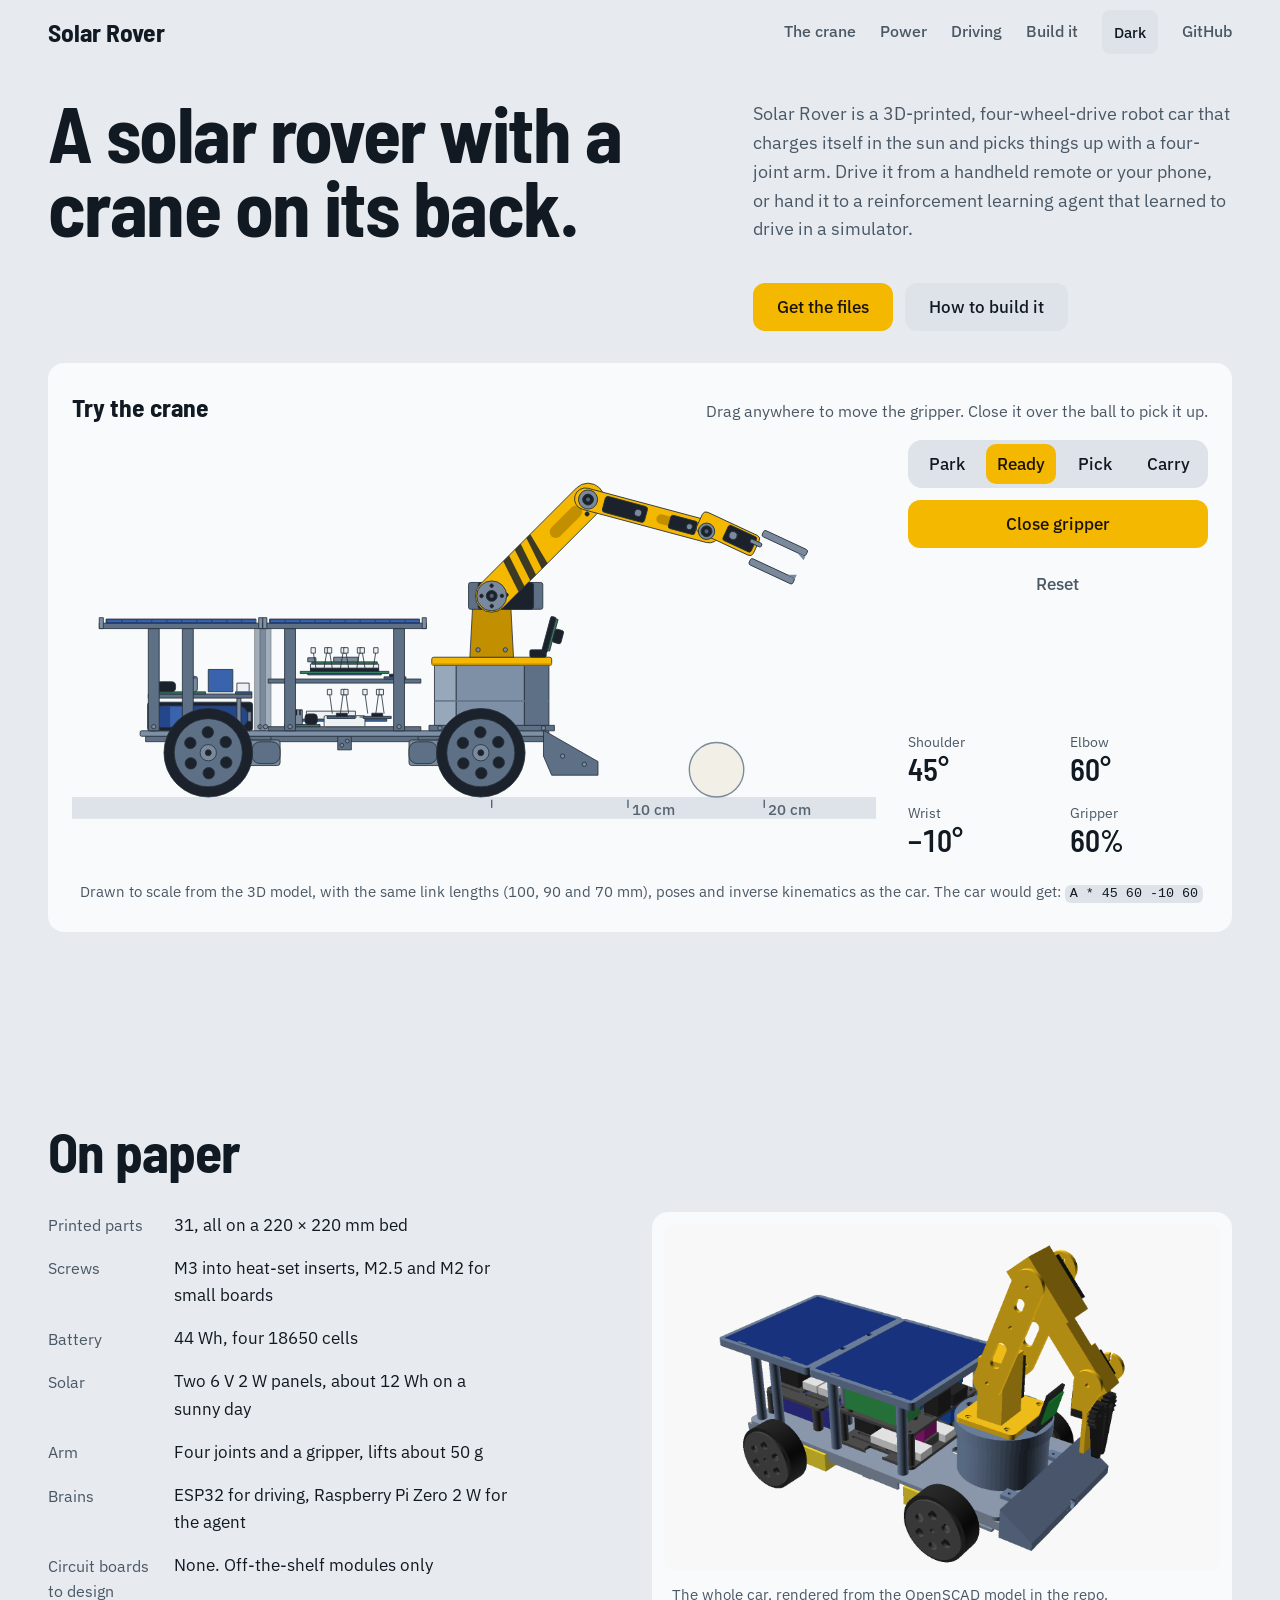
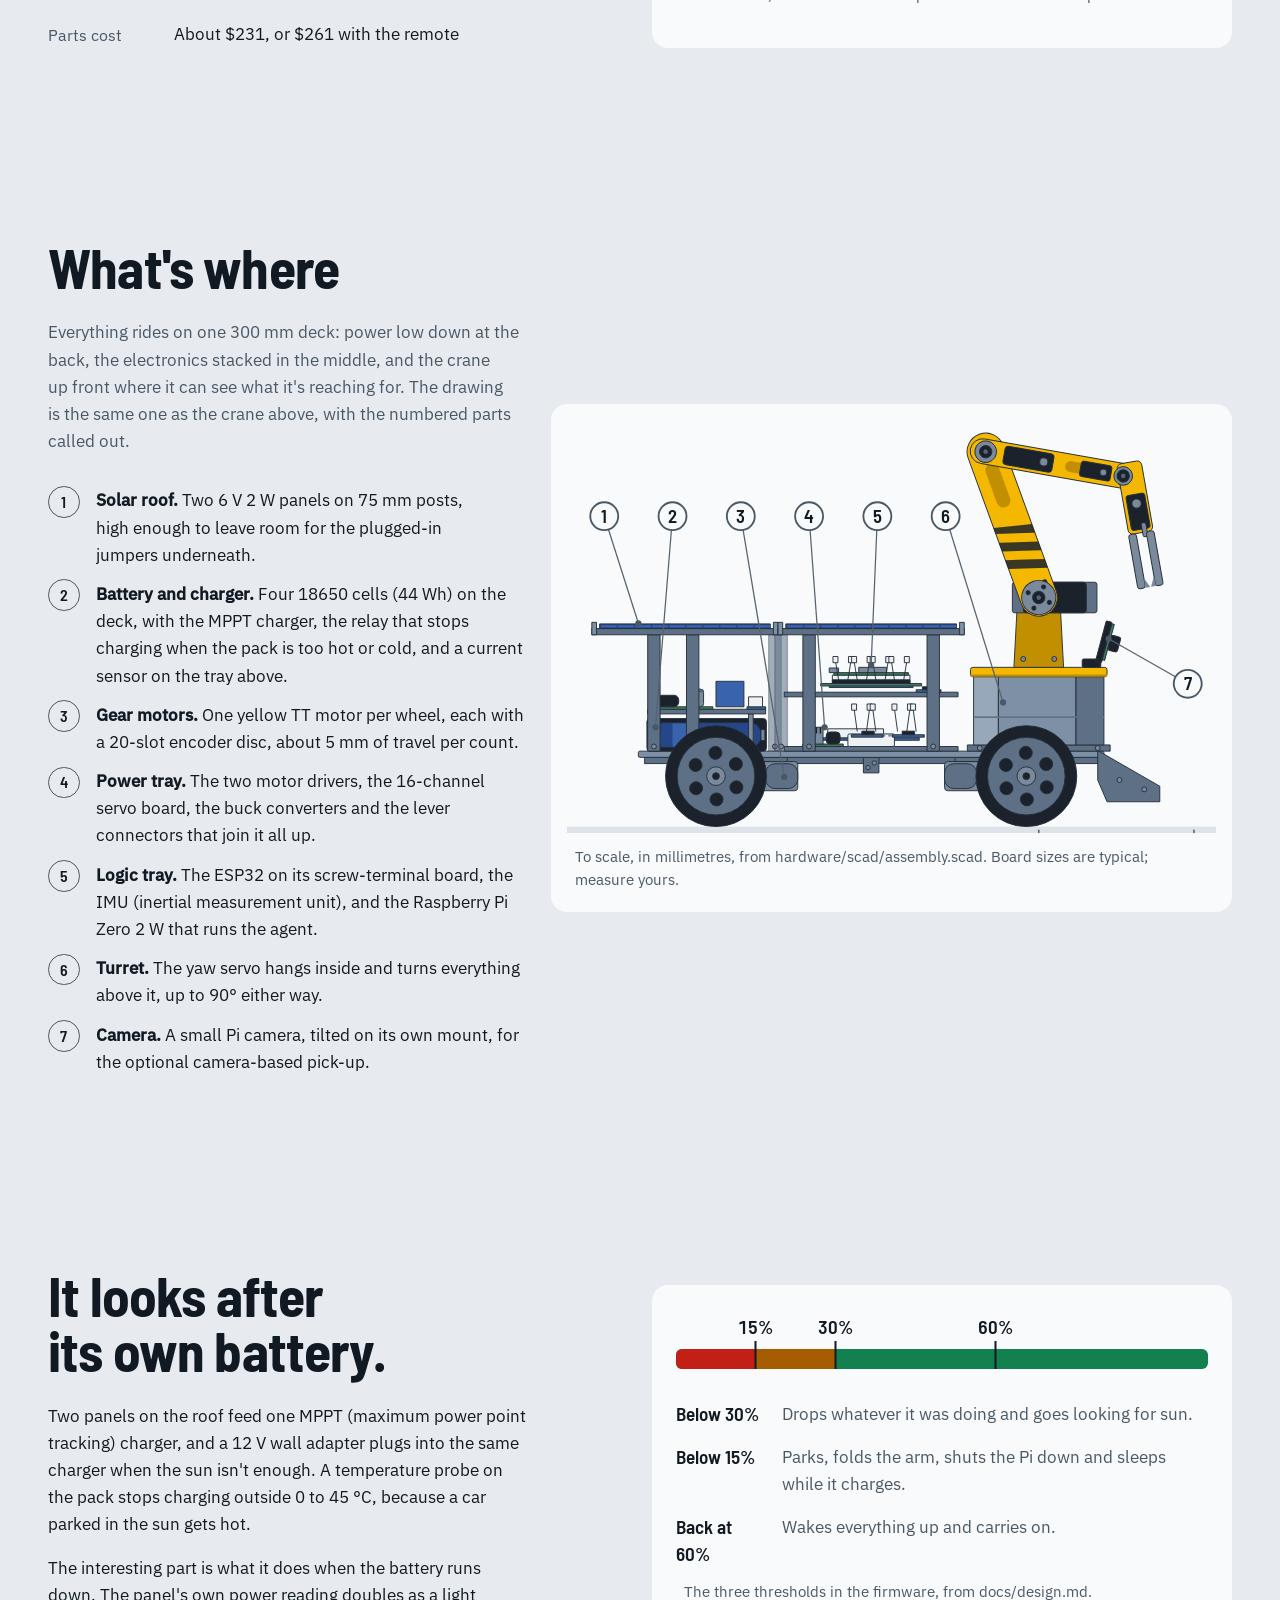
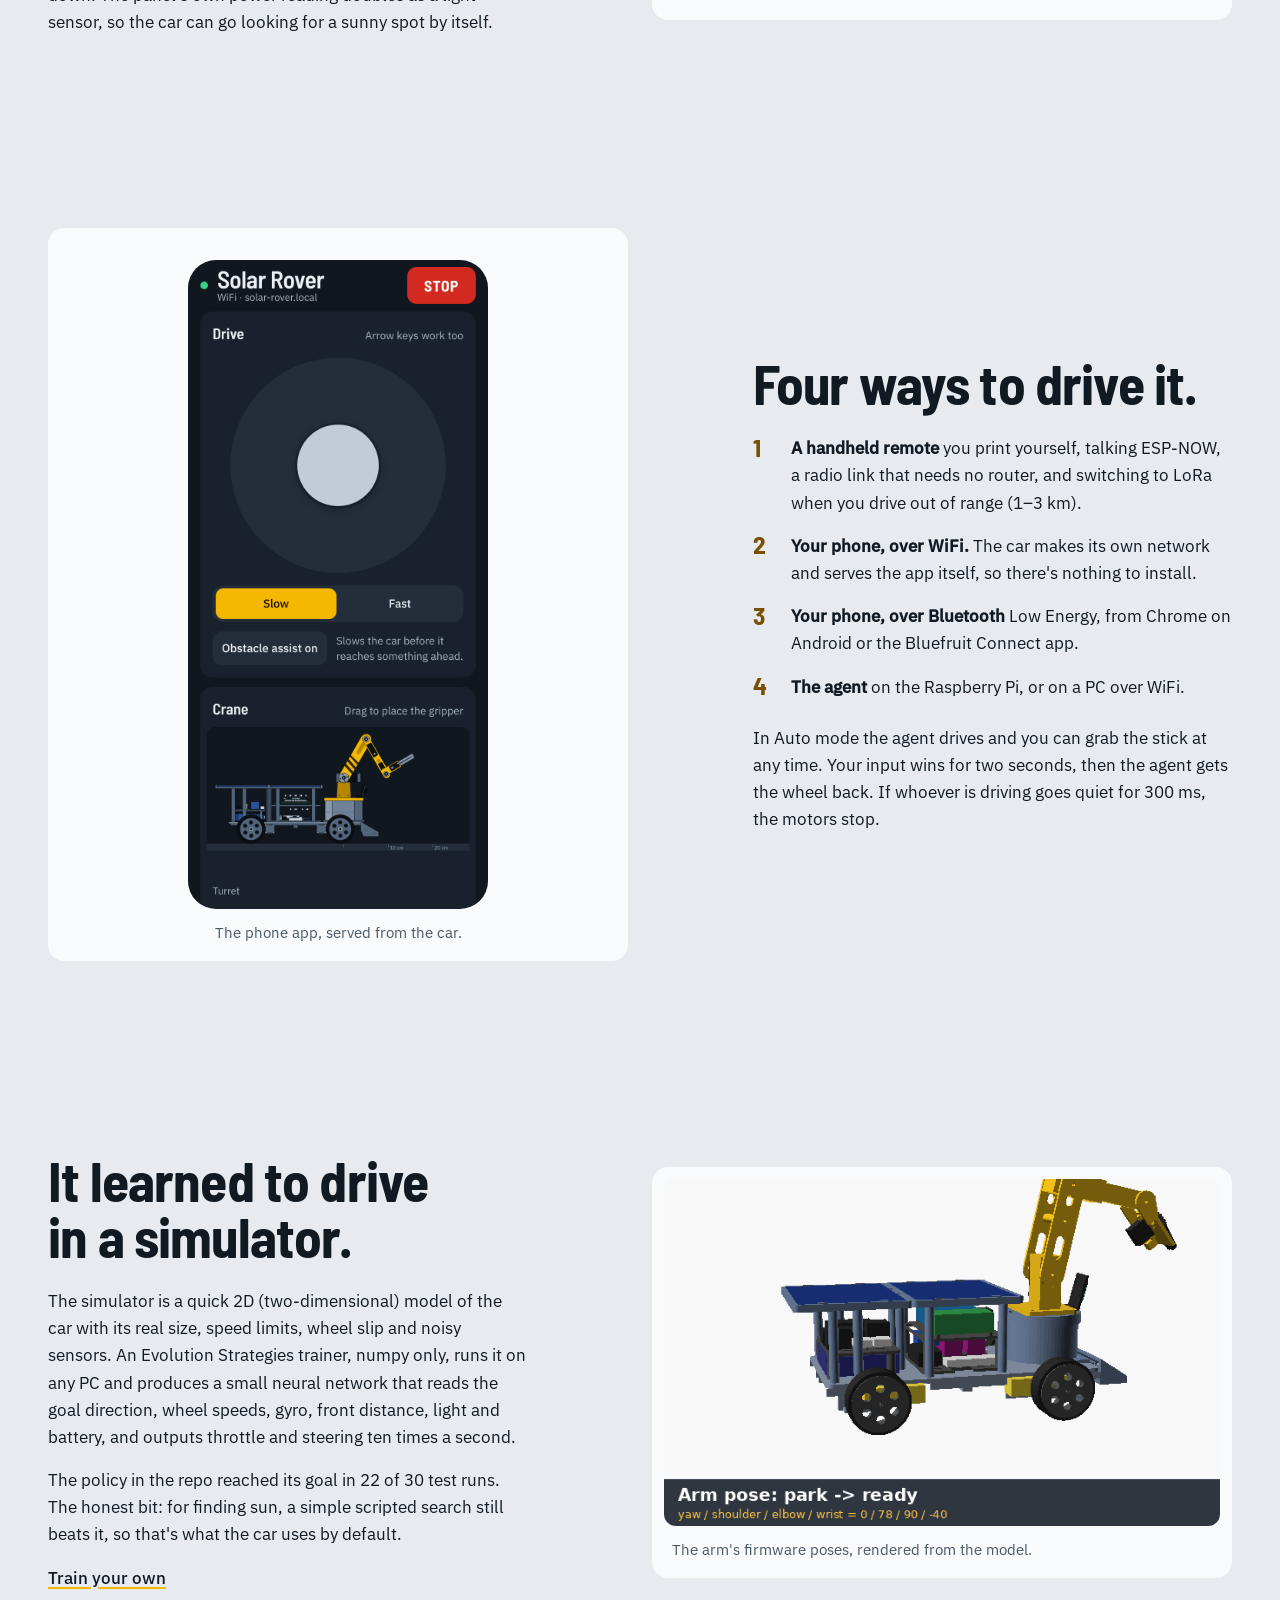
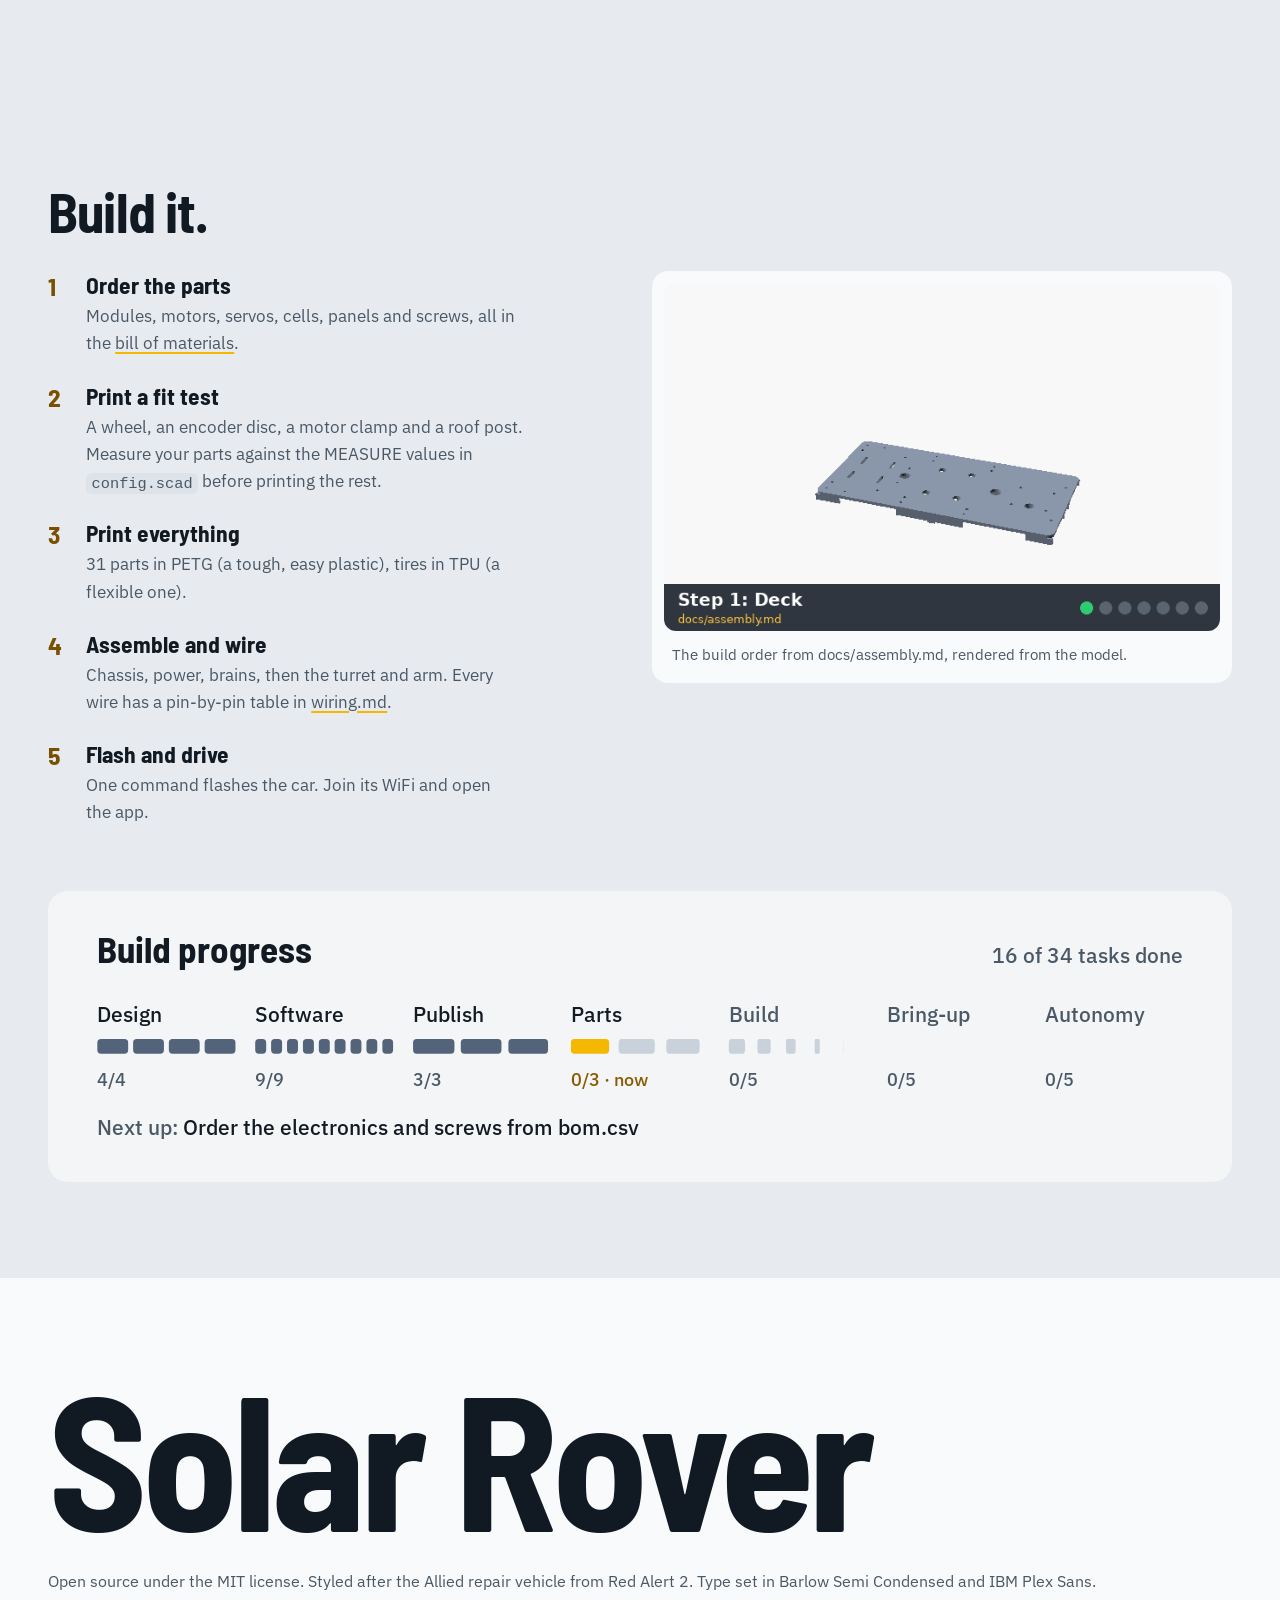
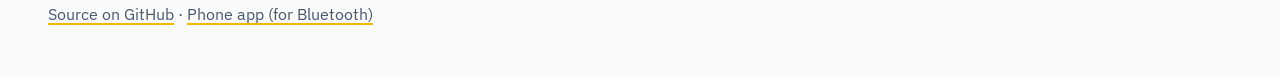
<file: docs/index.html>
<!doctype html>
<html lang="en">
<head>
<meta charset="utf-8">
<meta name="viewport" content="width=device-width,initial-scale=1">
<title>Solar Rover: a 3D-printed solar robot car with a crane arm</title>
<meta name="description" content="A 3D-printed, solar-charged, four-wheel-drive robot car with a crane arm. Drive it from a remote, your phone, or let a learning agent take over.">
<meta name="theme-color" content="#11171e" media="(prefers-color-scheme: dark)">
<meta name="theme-color" content="#e7ebef" media="(prefers-color-scheme: light)">
<script>try{var t=localStorage.getItem('theme');if(t)document.documentElement.dataset.theme=t}catch(e){}</script>
<link rel="preload" href="../firmware/car/web/fonts/barlow-sc-700.woff2" as="font" type="font/woff2" crossorigin>
<link rel="preload" href="../firmware/car/web/fonts/plex-sans-400.woff2" as="font" type="font/woff2" crossorigin>
<link rel="stylesheet" href="../firmware/car/web/tokens.css">
<link rel="stylesheet" href="site.css">
</head>
<body>
<a class="skip" href="#main">Skip to the content</a>
<header class="bar">
  <a class="wordmark" href="#top">Solar Rover</a>
  <nav aria-label="Sections">
    <a href="#crane">The crane</a>
    <a href="#power">Power</a>
    <a href="#drive">Driving</a>
    <a href="#build">Build it</a>
  </nav>
  <button class="theme" id="theme" type="button">Light</button>
  <a class="gh" href="https://github.com/Normansrule/solar-rover">GitHub</a>
</header>

<main id="main">
  <section class="hero" id="top" aria-labelledby="hTitle">
    <div class="hero-copy">
      <h1 id="hTitle">A solar rover with a crane on its back.</h1>
      <p class="lede">Solar Rover is a 3D-printed, four-wheel-drive robot car that charges itself in the sun and picks things up with a four-joint arm. Drive it from a handheld remote or your phone, or hand it to a reinforcement learning agent that learned to drive in a simulator.</p>
      <p class="hero-links"><a class="btn btn-primary" href="https://github.com/Normansrule/solar-rover">Get the files</a><a class="btn" href="#build">How to build it</a></p>
    </div>

    <figure class="console" id="crane" aria-labelledby="craneCap">
      <div class="console-head">
        <h2 id="craneCap" class="console-title">Try the crane</h2>
        <p class="hint" id="craneHint">Drag anywhere to move the gripper. Close it over the ball to pick it up.</p>
      </div>
      <div class="stage" id="stage">
        <noscript><img src="img/assembly_side.png" alt="Side view of the rover with its arm raised"></noscript>
      </div>
      <p class="status" id="craneStatus" role="status" aria-live="polite"></p>
      <div class="controls">
        <div class="seg" role="group" aria-label="Arm poses from the firmware">
          <button type="button" data-pose="park">Park</button>
          <button type="button" data-pose="ready" aria-pressed="true" class="sel">Ready</button>
          <button type="button" data-pose="pick">Pick</button>
          <button type="button" data-pose="carry">Carry</button>
        </div>
        <button type="button" class="btn btn-primary" id="grip" aria-pressed="true">Close gripper</button>
        <button type="button" class="btn btn-quiet" id="reset">Reset</button>
      </div>
      <dl class="readout" aria-label="Joint angles">
        <div><dt>Shoulder</dt><dd id="rShoulder">45°</dd></div>
        <div><dt>Elbow</dt><dd id="rElbow">60°</dd></div>
        <div><dt>Wrist</dt><dd id="rWrist">−10°</dd></div>
        <div><dt>Gripper</dt><dd id="rGrip">60%</dd></div>
      </dl>
      <figcaption>Drawn to scale from the 3D model, with the same link lengths (100, 90 and 70 mm), poses and inverse kinematics as the car. The car would get: <code id="rCmd">A * 45 60 -10 60</code></figcaption>
    </figure>
  </section>

  <section class="spec" aria-labelledby="hSpec">
    <h2 id="hSpec">On paper</h2>
    <dl class="spec-list">
      <div><dt>Printed parts</dt><dd>31, all on a 220 × 220 mm bed</dd></div>
      <div><dt>Screws</dt><dd>M3 into heat-set inserts, M2.5 and M2 for small boards</dd></div>
      <div><dt>Battery</dt><dd>44 Wh, four 18650 cells</dd></div>
      <div><dt>Solar</dt><dd>Two 6 V 2 W panels, about 12 Wh on a sunny day</dd></div>
      <div><dt>Arm</dt><dd>Four joints and a gripper, lifts about 50 g</dd></div>
      <div><dt>Brains</dt><dd>ESP32 for driving, Raspberry Pi Zero 2 W for the agent</dd></div>
      <div><dt>Circuit boards to design</dt><dd>None. Off-the-shelf modules only</dd></div>
      <div><dt>Parts cost</dt><dd>About $231, or $261 with the remote</dd></div>
    </dl>
    <figure class="plate">
      <img src="img/assembly.png" width="1600" height="1000" loading="lazy" alt="The assembled rover in 3D: solar roof on posts, electronics trays underneath, a yellow arm on a round turret at the front">
      <figcaption>The whole car, rendered from the OpenSCAD model in the repo.</figcaption>
    </figure>
  </section>

  <section class="parts-plate" id="parts" aria-labelledby="hParts">
    <div class="parts-copy">
      <h2 id="hParts">What's where</h2>
      <p>Everything rides on one 300 mm deck: power low down at the back, the electronics stacked in the middle, and the crane up front where it can see what it's reaching for. The drawing is the same one as the crane above, with the numbered parts called out.</p>
    </div>
    <figure class="parts-fig">
      <div class="stage" id="partsStage"></div>
      <figcaption>To scale, in millimetres, from hardware/scad/assembly.scad. Board sizes are typical; measure yours.</figcaption>
    </figure>
    <ol class="key">
      <li><b>Solar roof.</b> Two 6 V 2 W panels on 75 mm posts, high enough to leave room for the plugged-in jumpers underneath.</li>
      <li><b>Battery and charger.</b> Four 18650 cells (44 Wh) on the deck, with the MPPT charger, the relay that stops charging when the pack is too hot or cold, and a current sensor on the tray above.</li>
      <li><b>Gear motors.</b> One yellow TT motor per wheel, each with a 20-slot encoder disc, about 5 mm of travel per count.</li>
      <li><b>Power tray.</b> The two motor drivers, the 16-channel servo board, the buck converters and the lever connectors that join it all up.</li>
      <li><b>Logic tray.</b> The ESP32 on its screw-terminal board, the IMU (inertial measurement unit), and the Raspberry Pi Zero 2 W that runs the agent.</li>
      <li><b>Turret.</b> The yaw servo hangs inside and turns everything above it, up to 90° either way.</li>
      <li><b>Camera.</b> A small Pi camera, tilted on its own mount, for the optional camera-based pick-up.</li>
    </ol>
  </section>

  <section class="chapter" id="power" aria-labelledby="hPower">
    <div class="chapter-copy">
      <h2 id="hPower">It looks after its own battery.</h2>
      <p>Two panels on the roof feed one MPPT (maximum power point tracking) charger, and a 12 V wall adapter plugs into the same charger when the sun isn't enough. A temperature probe on the pack stops charging outside 0 to 45 °C, because a car parked in the sun gets hot.</p>
      <p>The interesting part is what it does when the battery runs down. The panel's own power reading doubles as a light sensor, so the car can go looking for a sunny spot by itself.</p>
    </div>
    <figure class="gauge-fig" aria-labelledby="gaugeCap">
      <div class="gauge" aria-hidden="true">
        <div class="gauge-bar"><i class="zone-bad"></i><i class="zone-warn"></i></div>
        <b class="mark" style="--at:15%">15%</b><b class="mark" style="--at:30%">30%</b><b class="mark" style="--at:60%">60%</b>
      </div>
      <dl class="levels">
        <div><dt>Below 30%</dt><dd>Drops whatever it was doing and goes looking for sun.</dd></div>
        <div><dt>Below 15%</dt><dd>Parks, folds the arm, shuts the Pi down and sleeps while it charges.</dd></div>
        <div><dt>Back at 60%</dt><dd>Wakes everything up and carries on.</dd></div>
      </dl>
      <figcaption id="gaugeCap">The three thresholds in the firmware, from docs/design.md.</figcaption>
    </figure>
  </section>

  <section class="chapter flip" id="drive" aria-labelledby="hDrive">
    <div class="chapter-copy">
      <h2 id="hDrive">Four ways to drive it.</h2>
      <ol class="ways">
        <li><b>A handheld remote</b> you print yourself, talking ESP-NOW, a radio link that needs no router, and switching to LoRa when you drive out of range (1–3 km).</li>
        <li><b>Your phone, over WiFi.</b> The car makes its own network and serves the app itself, so there's nothing to install.</li>
        <li><b>Your phone, over Bluetooth</b> Low Energy, from Chrome on Android or the Bluefruit Connect app.</li>
        <li><b>The agent</b> on the Raspberry Pi, or on a PC over WiFi.</li>
      </ol>
      <p>In Auto mode the agent drives and you can grab the stick at any time. Your input wins for two seconds, then the agent gets the wheel back. If whoever is driving goes quiet for 300 ms, the motors stop.</p>
    </div>
    <figure class="phone">
      <img src="img/app.png" width="780" height="1688" loading="lazy" alt="The phone app: the drive stick, the crane view with arm poses, the mode switch and battery readings">
      <figcaption>The phone app, served from the car.</figcaption>
    </figure>
  </section>

  <section class="chapter" id="agent" aria-labelledby="hAgent">
    <div class="chapter-copy">
      <h2 id="hAgent">It learned to drive in a simulator.</h2>
      <p>The simulator is a quick 2D (two-dimensional) model of the car with its real size, speed limits, wheel slip and noisy sensors. An Evolution Strategies trainer, numpy only, runs it on any PC and produces a small neural network that reads the goal direction, wheel speeds, gyro, front distance, light and battery, and outputs throttle and steering ten times a second.</p>
      <p>The policy in the repo reached its goal in 22 of 30 test runs. The honest bit: for finding sun, a simple scripted search still beats it, so that's what the car uses by default.</p>
      <p><a class="more" href="https://github.com/Normansrule/solar-rover/blob/main/docs/software.md#4-simulator-and-training-on-your-pc">Train your own</a></p>
    </div>
    <figure class="plate">
      <img src="img/anim/arm.gif" width="640" height="400" loading="lazy" alt="The arm moving through its park, ready, pick and carry poses">
      <figcaption>The arm's firmware poses, rendered from the model.</figcaption>
    </figure>
  </section>

  <section class="build" id="build" aria-labelledby="hBuild">
    <h2 id="hBuild">Build it.</h2>
    <ol class="steps">
      <li><h3>Order the parts</h3><p>Modules, motors, servos, cells, panels and screws, all in the <a href="https://github.com/Normansrule/solar-rover/blob/main/docs/bom.csv">bill of materials</a>.</p></li>
      <li><h3>Print a fit test</h3><p>A wheel, an encoder disc, a motor clamp and a roof post. Measure your parts against the MEASURE values in <code>config.scad</code> before printing the rest.</p></li>
      <li><h3>Print everything</h3><p>31 parts in PETG (a tough, easy plastic), tires in TPU (a flexible one).</p></li>
      <li><h3>Assemble and wire</h3><p>Chassis, power, brains, then the turret and arm. Every wire has a pin-by-pin table in <a href="https://github.com/Normansrule/solar-rover/blob/main/docs/wiring.md">wiring.md</a>.</p></li>
      <li><h3>Flash and drive</h3><p>One command flashes the car. Join its WiFi and open the app.</p></li>
    </ol>
    <figure class="plate wide">
      <img src="img/anim/build.gif" width="640" height="400" loading="lazy" alt="The rover going together step by step">
      <figcaption>The build order from docs/assembly.md, rendered from the model.</figcaption>
    </figure>
    <figure class="progress">
      <img src="img/anim/progress.svg" width="960" height="236" loading="lazy" alt="Build progress, one segment per task">
    </figure>
  </section>
</main>

<footer class="foot">
  <p class="foot-name">Solar Rover</p>
  <p>Open source under the MIT license. Styled after the Allied repair vehicle from Red Alert 2. Type set in Barlow Semi Condensed and IBM Plex Sans.</p>
  <p><a href="https://github.com/Normansrule/solar-rover">Source on GitHub</a> · <a href="../firmware/car/web/">Phone app (for Bluetooth)</a></p>
</footer>

<script src="../firmware/car/web/crane.js"></script>
<script src="site.js"></script>
</body>
</html>
</file>
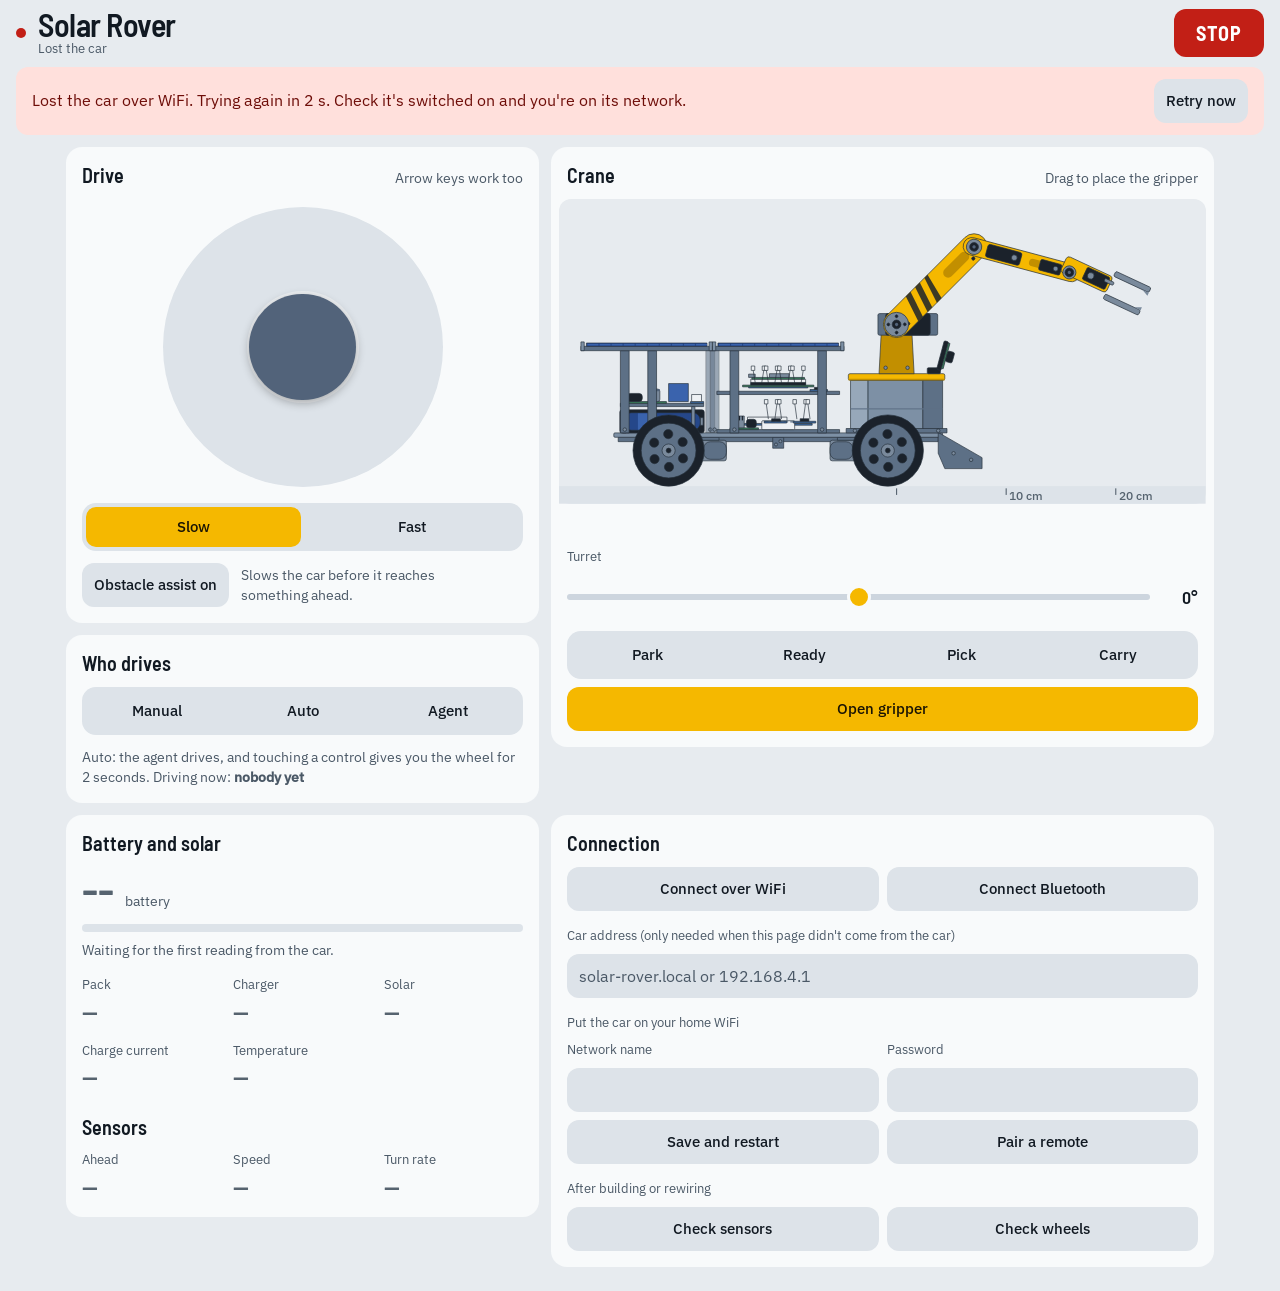
<file: firmware/car/web/index.html>
<!doctype html>
<html lang="en">
<head>
<meta charset="utf-8">
<meta name="viewport" content="width=device-width,initial-scale=1,viewport-fit=cover">
<meta name="theme-color" content="#11171e" media="(prefers-color-scheme: dark)">
<meta name="theme-color" content="#e7ebef" media="(prefers-color-scheme: light)">
<title>Solar Rover</title>
<!-- scripts/embed_web.py inlines tokens.css, crane.js and the fonts when this page goes into the firmware -->
<link rel="stylesheet" href="tokens.css">
<style>
/* The crane operator's console: drive on the left thumb, crane on the right, STOP always on screen. */
*{box-sizing:border-box;-webkit-tap-highlight-color:transparent}
html{background:var(--ground);color:var(--ink);font:400 16px/1.45 var(--text);overscroll-behavior:none;-webkit-text-size-adjust:100%}
body{margin:0;min-height:100dvh;padding-bottom:env(safe-area-inset-bottom)}
h1,h2{font-family:var(--display);font-weight:600;margin:0}
p{margin:0}

/* ---------- header ---------- */
header{position:sticky;top:0;z-index:3;display:flex;align-items:center;gap:var(--s3);padding:var(--s2) var(--s4);padding-top:max(var(--s2),env(safe-area-inset-top));background:var(--ground)}
.dot{width:10px;height:10px;border-radius:50%;background:var(--bad);flex:none;transition:background-color var(--t-ui) ease}
body.connecting .dot{background:var(--warn);animation:pulse 1.2s ease-in-out infinite alternate}
body.live .dot{background:var(--ok)}
@keyframes pulse{to{opacity:.35}}
.id{flex:1;min-width:0}
h1{font-size:32px;line-height:1;letter-spacing:-.015em}
#link{display:block;color:var(--ink-2);font-size:13px;white-space:nowrap;overflow:hidden;text-overflow:ellipsis}
#stop{min-height:48px;padding:0 22px;border:0;border-radius:var(--r-m);background:var(--stop);color:var(--on-stop);font:700 20px/1 var(--display);letter-spacing:.04em;transition:transform var(--t-press) var(--ease-out)}
#stop:active{transform:scale(.96);filter:brightness(.9)}

/* ---------- link state banner: loading, lost, low battery ---------- */
.banner{display:flex;align-items:center;gap:var(--s3);margin:0 var(--s4) var(--s3);padding:var(--s3) var(--s4);border-radius:var(--r-m);background:var(--raised);color:var(--ink)}
.banner p{flex:1}
.banner.warn{background:var(--warn-bg);color:var(--warn-ink)}
.banner.bad{background:var(--bad-bg);color:var(--bad-ink)}
.banner button{flex:none;min-height:44px}
.banner[hidden]{display:none}

/* ---------- layout ---------- */
main{display:grid;gap:var(--s3);padding:0 var(--s4) var(--s5)}
/* wide screens: drive on the left thumb, crane on the right, the rest below in reading order */
@media (min-width:700px){
  main{grid-template-columns:minmax(0,5fr) minmax(0,7fr);align-items:start;max-width:1180px;margin:0 auto}
  #p-drive{grid-area:1/1}#p-crane{grid-area:1/2/3/3}#p-mode{grid-area:2/1}#p-bat{grid-area:3/1}#p-conn{grid-area:3/2}
}
section{background:var(--panel);border-radius:var(--r-l);padding:var(--s4)}
h2{font-size:20px;line-height:1.2;margin-bottom:var(--s3)}
.sub{display:flex;align-items:baseline;justify-content:space-between;gap:var(--s3)}
.hint{color:var(--ink-2);font-size:14px;text-wrap:pretty}
.label{display:block;font-size:13px;color:var(--ink-2);margin:var(--s4) 0 var(--s2)}

/* ---------- buttons ---------- */
button{font:500 15px/1.2 var(--text);color:var(--ink);background:var(--raised);border:0;border-radius:var(--r-m);min-height:44px;padding:var(--s2) var(--s3);touch-action:manipulation;cursor:pointer;
  transition:transform var(--t-press) var(--ease-out),background-color var(--t-ui) ease}
button:active{transform:scale(.97);background:var(--raised-2)}
button.primary{background:var(--hazard);color:var(--on-hazard)}
.row{display:flex;gap:var(--s2)}
.row>*{flex:1}
.tests{list-style:none;margin:var(--s2) 0 0;padding:0;font-size:14px;line-height:1.4}
.tests li{padding:6px 0;border-top:1px solid var(--raised)}
.tests li.warn{color:var(--warn)}.tests li.fail{color:var(--bad)}
.assist{display:flex;align-items:center;gap:var(--s3);margin-top:var(--s3)}
.assist button{flex:none}.assist .hint{margin:0}
.assist .hint.on{color:var(--warn)}
.seg{display:flex;gap:var(--s1);padding:var(--s1);background:var(--raised);border-radius:14px}
.seg>button{flex:1;min-height:40px;background:transparent;border-radius:10px;padding:var(--s2) var(--s1)}
.seg>button:active{background:var(--raised-2)}
.seg>button.sel{background:var(--hazard);color:var(--on-hazard)}

/* ---------- drive stick ---------- */
.stick-wrap{display:grid;place-items:center;padding:var(--s2) 0 var(--s4)}
.pad{position:relative;width:min(100%,280px);aspect-ratio:1;border-radius:50%;background:var(--raised);touch-action:none;cursor:grab}
.pad::before{content:"";position:absolute;inset:30%;border-radius:50%;background:var(--panel);opacity:.6}
.knob{position:absolute;left:31%;top:31%;width:38%;height:38%;border-radius:50%;background:var(--steel);pointer-events:none;box-shadow:0 3px 10px rgb(0 0 0 / .3)}
/* the knob springs home with a little overshoot: a heavy, well-damped return */
.knob.back{transition:transform .32s cubic-bezier(.34,1.36,.64,1)}
.pad:focus-visible{outline-offset:6px}

/* ---------- crane ---------- */
.crane-box{margin:0 calc(-1 * var(--s2));border-radius:var(--r-m);background:var(--ground);cursor:crosshair}
#craneStatus{min-height:1.45em;margin-top:var(--s2)}
#craneStatus.err{color:var(--bad)}
.yaw{display:flex;align-items:center;gap:var(--s3)}
.yaw output{font:600 18px/1 var(--display);font-variant-numeric:tabular-nums;min-width:4ch;text-align:right}
input[type=range]{flex:1;height:44px;margin:0;background:none;-webkit-appearance:none;appearance:none;cursor:pointer}
input[type=range]::-webkit-slider-runnable-track{height:6px;border-radius:3px;background:var(--raised-2)}
input[type=range]::-moz-range-track{height:6px;border-radius:3px;background:var(--raised-2)}
input[type=range]::-webkit-slider-thumb{-webkit-appearance:none;width:24px;height:24px;margin-top:-9px;border-radius:50%;background:var(--hazard);border:3px solid var(--panel);transition:transform var(--t-press) var(--ease-out)}
input[type=range]::-moz-range-thumb{width:18px;height:18px;border-radius:50%;background:var(--hazard);border:3px solid var(--panel)}
input[type=range]:active::-webkit-slider-thumb{transform:scale(1.15)}

/* ---------- telemetry ---------- */
.battery{display:flex;align-items:baseline;gap:var(--s3)}
.big{font:600 44px/1 var(--display);font-variant-numeric:tabular-nums;letter-spacing:-.01em}
.bar{height:8px;border-radius:4px;background:var(--raised);overflow:hidden;margin:var(--s3) 0 var(--s1)}
.bar i{display:block;height:100%;width:0;background:var(--ok);transition:width .5s var(--ease-out),background-color .3s ease}
dl{display:grid;grid-template-columns:repeat(3,minmax(0,1fr));gap:var(--s4) var(--s3);margin:var(--s4) 0 0}
dl div{min-width:0}
dt{font-size:13px;color:var(--ink-2)}
dd{margin:2px 0 0;font:600 25px/1.15 var(--display);font-variant-numeric:tabular-nums;white-space:nowrap;overflow:hidden;text-overflow:ellipsis}
/* no reading yet, or the link dropped: numbers go grey so stale values never look live */
body:not(.live) .tele :is(dd,.big){color:var(--ink-3)}
.tele :is(dd,.big){transition:color .3s ease}
#waiting{margin-top:var(--s2)}

/* ---------- connection form ---------- */
input:not([type]),input[type=password]{font:inherit;color:var(--ink);background:var(--raised);border:0;border-radius:var(--r-m);min-height:44px;padding:10px 12px;width:100%}
input::placeholder{color:var(--ink-2);opacity:1}
.form-row{display:grid;grid-template-columns:1fr 1fr;gap:var(--s2)}
#reply:empty{display:none}
#reply{margin-top:var(--s3)}

@media (prefers-reduced-motion:reduce){
  button,#stop,.knob.back,.bar i,.tele :is(dd,.big),.dot{transition:none}
  button:active,#stop:active{transform:none}
  body.connecting .dot{animation:none}
}
</style>
</head>
<body class="connecting">
<header>
  <div class="dot" aria-hidden="true"></div>
  <div class="id">
    <h1>Solar Rover</h1>
    <span id="link">Connecting…</span>
  </div>
  <button id="stop" aria-label="Stop the car now (Escape)">STOP</button>
</header>

<div class="banner" id="linkBanner" role="status" aria-live="polite" hidden><p id="linkText"></p><button id="retry" hidden>Retry now</button></div>
<div class="banner" id="warn" role="alert" hidden></div>

<main>
    <section id="p-drive" aria-labelledby="hDrive">
      <div class="sub"><h2 id="hDrive">Drive</h2><span class="hint">Arrow keys work too</span></div>
      <div class="stick-wrap">
        <div class="pad" id="pad" tabindex="0" role="application" aria-label="Drive stick. Drag, or use the arrow keys: up is forward, left and right turn."><div class="knob"></div></div>
      </div>
      <div class="seg" role="group" aria-label="Top speed">
        <button id="slow" class="sel" aria-pressed="true">Slow</button><button id="fast" aria-pressed="false">Fast</button>
      </div>
      <div class="assist">
        <button id="assist" class="sel" aria-pressed="true" aria-describedby="assistHint">Obstacle assist on</button>
        <p class="hint" id="assistHint" role="status" aria-live="polite">Slows the car before it reaches something ahead.</p>
      </div>
    </section>
    <section id="p-crane" aria-labelledby="hCrane">
      <div class="sub"><h2 id="hCrane">Crane</h2><span class="hint">Drag to place the gripper</span></div>
      <div class="crane-box" id="crane"></div>
      <p class="hint" id="craneStatus" role="status" aria-live="polite"></p>
      <label class="label" for="yaw">Turret</label>
      <div class="yaw"><input type="range" id="yaw" min="-90" max="90" step="5" value="0" aria-describedby="yawOut"><output id="yawOut" for="yaw">0°</output></div>
      <div class="seg" role="group" aria-label="Arm poses" style="margin-top:var(--s3)">
        <button data-pose="park">Park</button><button data-pose="ready">Ready</button><button data-pose="pick">Pick</button><button data-pose="carry">Carry</button>
      </div>
      <button class="primary" id="grip" aria-pressed="false" style="width:100%;margin-top:var(--s2)">Open gripper</button>
    </section>
    <section id="p-mode" aria-labelledby="hMode">
      <h2 id="hMode">Who drives</h2>
      <div class="seg" role="group" aria-labelledby="hMode">
        <button data-mode="manual" aria-pressed="false">Manual</button>
        <button data-mode="auto" aria-pressed="false">Auto</button>
        <button data-mode="agent" aria-pressed="false">Agent</button>
      </div>
      <p class="hint" style="margin-top:var(--s3)">Auto: the agent drives, and touching a control gives you the wheel for 2 seconds. Driving now: <b id="driver">nobody yet</b></p>
    </section>
    <section id="p-bat" class="tele" aria-labelledby="hBat">
      <h2 id="hBat">Battery and solar</h2>
      <div class="battery"><span class="big" id="pct">--</span><span class="hint">battery</span></div>
      <div class="bar" aria-hidden="true"><i id="pctbar"></i></div>
      <p class="hint" id="waiting">Waiting for the first reading from the car.</p>
      <dl>
        <div><dt>Pack</dt><dd id="volt">--</dd></div>
        <div><dt>Charger</dt><dd id="chg">--</dd></div>
        <div><dt>Solar</dt><dd id="sol">--</dd></div>
        <div><dt>Charge current</dt><dd id="cur">--</dd></div>
        <div><dt>Temperature</dt><dd id="temp">--</dd></div>
      </dl>
      <h2 style="margin-top:var(--s5)">Sensors</h2>
      <dl style="margin-top:0">
        <div><dt>Ahead</dt><dd id="tof">--</dd></div>
        <div id="sideRow" hidden><dt>Corners, left · right</dt><dd id="side">--</dd></div>
        <div><dt>Speed</dt><dd id="spd">--</dd></div>
        <div><dt>Turn rate</dt><dd id="yawr">--</dd></div>
      </dl>
    </section>
    <section id="p-conn" aria-labelledby="hConn">
      <h2 id="hConn">Connection</h2>
      <div class="row">
        <button id="wsBtn">Connect over WiFi</button>
        <button id="bleBtn">Connect Bluetooth</button>
      </div>
      <label class="label" for="host">Car address (only needed when this page didn't come from the car)</label>
      <input id="host" placeholder="solar-rover.local or 192.168.4.1" autocomplete="off" autocapitalize="off" spellcheck="false">
      <span class="label">Put the car on your home WiFi</span>
      <div class="form-row">
        <div><label class="label" style="margin-top:0" for="ssid">Network name</label><input id="ssid" autocomplete="off" autocapitalize="off" spellcheck="false"></div>
        <div><label class="label" style="margin-top:0" for="pass">Password</label><input id="pass" type="password" autocomplete="off"></div>
      </div>
      <div class="row" style="margin-top:var(--s2)"><button id="saveWifi">Save and restart</button><button id="pair">Pair a remote</button></div>
      <p class="hint" id="reply" role="status" aria-live="polite"></p>
      <span class="label">After building or rewiring</span>
      <div class="row"><button id="testSensors">Check sensors</button><button id="testWheels">Check wheels</button></div>
      <ul class="tests" id="testOut" aria-live="polite" hidden></ul>
    </section>
</main>
<script src="crane.js"></script>
<script>
(() => {
  const $ = id => document.getElementById(id);
  const NUS = '6e400001-b5a3-f393-e0a9-e50e24dcca9e', NUS_RX = '6e400002-b5a3-f393-e0a9-e50e24dcca9e', NUS_TX = '6e400003-b5a3-f393-e0a9-e50e24dcca9e';
  const CHG = {idle: 'Idle', solar: 'Sun', wall: 'Wall', full: 'Full', off_temp: 'Temp stop', fault: 'Probe fault'};
  let ws = null, ble = null, bleBuf = '', connected = false, live = false, retryTimer = null, retryAt = 0, host = '';
  let gripOpen = false, fast = false;
  const drive = {x: 0, y: 0, on: false};

  // ---------- link state: connecting (loading), live, lost (error) ----------
  function state(s, text, banner) {
    connected = s === 'live';
    document.body.classList.toggle('connecting', s === 'connecting');
    document.body.classList.toggle('live', s === 'live' && live);
    $('link').textContent = text;
    $('linkBanner').hidden = !banner; $('linkText').textContent = banner || '';
    $('linkBanner').className = 'banner' + (s === 'lost' ? ' bad' : '');
    $('retry').hidden = s !== 'lost';
  }
  function mark(btn, on) { btn.classList.toggle('sel', on); btn.setAttribute('aria-pressed', on); }

  // ---------- transport ----------
  function send(line) {
    if (ws && ws.readyState === 1) ws.send(line);
    else if (ble) ble.writeValueWithoutResponse(new TextEncoder().encode(line + '\n')).catch(() => {});
  }
  function connectWs(h) {
    host = h; clearInterval(retryTimer);
    if (ws) try { ws.onclose = null; ws.close(); } catch (e) {}
    state('connecting', 'Connecting to ' + h + '…');
    ws = new WebSocket('ws://' + h + '/ws');
    ws.onopen = () => state('live', 'WiFi · ' + h);
    ws.onclose = () => {
      live = false; retryAt = Date.now() + 3000; clearInterval(retryTimer);
      const tick = () => { const s = Math.ceil((retryAt - Date.now()) / 1000);
        if (s <= 0) { clearInterval(retryTimer); connectWs(h); return; }
        state('lost', 'Lost the car', `Lost the car over WiFi. Trying again in ${s} s. Check it's switched on and you're on its network.`); };
      tick(); retryTimer = setInterval(tick, 250);
    };
    ws.onmessage = e => onLine(e.data);
  }
  async function connectBle() {
    if (!navigator.bluetooth) { $('reply').textContent = 'This browser has no Web Bluetooth. Use Chrome on Android or a computer over https, or the Bluefruit Connect app (Controller, then Control Pad).'; return; }
    try {
      state('connecting', 'Looking for the car over Bluetooth…');
      const dev = await navigator.bluetooth.requestDevice({filters: [{services: [NUS]}]});
      const srv = await dev.gatt.connect();
      const svc = await srv.getPrimaryService(NUS);
      ble = await svc.getCharacteristic(NUS_RX);
      const tx = await svc.getCharacteristic(NUS_TX);
      await tx.startNotifications();
      tx.addEventListener('characteristicvaluechanged', ev => {
        bleBuf += new TextDecoder().decode(ev.target.value);
        let i; while ((i = bleBuf.indexOf('\n')) >= 0) { onLine(bleBuf.slice(0, i)); bleBuf = bleBuf.slice(i + 1); }
      });
      dev.addEventListener('gattserverdisconnected', () => { ble = null; live = false; state('lost', 'Bluetooth disconnected', 'Bluetooth dropped. Tap Connect Bluetooth to pair again.'); $('retry').hidden = true; });
      state('live', 'Bluetooth · ' + (dev.name || 'SolarRover'));
    } catch (e) { state('lost', 'Not connected', 'Bluetooth: ' + e.message); $('retry').hidden = true; }
  }

  // ---------- telemetry ----------
  let craneBusy = 0;
  function onLine(line) {
    if (line && line.startsWith('TEST ')) { testLine(line.slice(5)); return; }
    if (!line || line[0] !== '{') { $('reply').textContent = line; return; }
    let t; try { t = JSON.parse(line); } catch (e) { return; }
    if (!live) { live = true; document.body.classList.add('live'); $('waiting').hidden = true; }
    const pct = Math.round(t.bat_pct);
    $('pct').textContent = pct + '%';
    const bar = $('pctbar'); bar.style.width = pct + '%';
    bar.style.background = pct < 15 ? 'var(--bad)' : pct < 30 ? 'var(--warn)' : 'var(--ok)';
    $('volt').textContent = t.bat_v.toFixed(2) + ' V';
    $('chg').textContent = CHG[t.chg] || t.chg;
    $('sol').textContent = (t.sol_mw / 1000).toFixed(2) + ' W';
    $('cur').textContent = Math.round(t.chg_ma) + ' mA';
    $('temp').textContent = t.temp_c.toFixed(0) + ' °C';
    const cm = mm => mm < 0 ? 'clear' : (mm / 10).toFixed(0) + ' cm';
    $('tof').textContent = cm(t.tof);
    $('sideRow').hidden = !t.side;   // older firmware sends no corner readings
    if (t.side) $('side').textContent = cm(t.side[0]) + ' · ' + cm(t.side[1]);
    if (t.ast !== undefined) showAssist(t.ast);
    const v = (t.spd[0] + t.spd[1] + t.spd[2] + t.spd[3]) / 4;
    $('spd').textContent = (v / 1000).toFixed(2) + ' m/s';
    $('yawr').textContent = t.imu[5].toFixed(0) + ' °/s';
    $('driver').textContent = t.src + (t.ovr ? ' (you have control)' : '');
    document.querySelectorAll('[data-mode]').forEach(b => mark(b, b.dataset.mode === t.mode));
    if (t.arm) {   // the drawing shows where the arm really is
      crane.setActual({shoulder: t.arm[1], elbow: t.arm[2], wrist: t.arm[3], grip: t.arm[4]});
      if (Date.now() > craneBusy) {
        $('yaw').value = Math.round(t.arm[0]); $('yawOut').textContent = Math.round(t.arm[0]) + '°';
        gripOpen = t.arm[4] > 40; $('grip').textContent = gripOpen ? 'Close gripper' : 'Open gripper'; $('grip').setAttribute('aria-pressed', gripOpen);
      }
    }
    const w = $('warn');
    w.className = 'banner ' + (t.crit ? 'bad' : 'warn');
    if (t.crit) { w.hidden = false; w.textContent = 'Battery critical. The car has parked and stopped. Put it in the sun or plug in the charger.'; }
    else if (t.low) { w.hidden = false; w.textContent = 'Battery low. In Auto or Agent mode the car will look for sun and park.'; }
    else w.hidden = true;
  }

  // ---------- drive stick: pointer and keyboard ----------
  const pad = $('pad'), knob = pad.querySelector('.knob');
  const showKnob = () => { const R = pad.clientWidth / 2; knob.style.transform = drive.on ? `translate(${drive.x * R * 0.62}px,${-drive.y * R * 0.62}px)` : ''; };
  let pid = null;
  const move = e => {
    const r = pad.getBoundingClientRect(), R = r.width / 2;
    let x = (e.clientX - r.left - R) / R, y = -(e.clientY - r.top - R) / R;
    const m = Math.hypot(x, y); if (m > 1) { x /= m; y /= m; }
    drive.x = x; drive.y = y; showKnob();
  };
  // the knob follows the finger 1:1 and only springs home on release
  pad.addEventListener('pointerdown', e => { pid = e.pointerId; pad.setPointerCapture(pid); knob.classList.remove('back'); drive.on = true; move(e); });
  pad.addEventListener('pointermove', e => { if (e.pointerId === pid) move(e); });
  const release = e => { if (e && e.pointerId !== pid) return; pid = null; drive.on = false; drive.x = drive.y = 0; knob.classList.add('back'); showKnob(); };
  pad.addEventListener('pointerup', release); pad.addEventListener('pointercancel', release); pad.addEventListener('lostpointercapture', release);
  const keys = new Set(), KEYMAP = {ArrowUp: [0, 1], KeyW: [0, 1], ArrowDown: [0, -1], KeyS: [0, -1], ArrowLeft: [-1, 0], KeyA: [-1, 0], ArrowRight: [1, 0], KeyD: [1, 0]};
  const fromKeys = () => {
    let x = 0, y = 0; keys.forEach(k => { x += KEYMAP[k][0]; y += KEYMAP[k][1]; });
    const m = Math.hypot(x, y) || 1; drive.x = x / m; drive.y = y / m; drive.on = keys.size > 0;
    knob.classList.toggle('back', !drive.on); showKnob();
  };
  pad.addEventListener('keydown', e => { if (KEYMAP[e.code]) { keys.add(e.code); fromKeys(); e.preventDefault(); } });
  pad.addEventListener('keyup', e => { if (keys.delete(e.code)) fromKeys(); });
  pad.addEventListener('blur', () => { keys.clear(); fromKeys(); });
  document.addEventListener('keydown', e => { if (e.key === 'Escape') { send('S'); keys.clear(); fromKeys(); } });

  const dz = v => Math.abs(v) < 0.08 ? 0 : v;
  let wasDriving = false;
  setInterval(() => {
    if (!connected) return;
    const k = fast ? 1000 : 500;
    if (drive.on) { send(`V ${Math.round(dz(drive.y) * k)} ${Math.round(-dz(drive.x) * k * 0.8)}`); wasDriving = true; }
    else { if (wasDriving) { send('V 0 0'); wasDriving = false; } send('H'); }
  }, 60);

  // ---------- crane: drag the gripper, the car gets absolute joint targets ----------
  let lastArm = 0, pendingArm = null;
  const sendArm = () => { if (!pendingArm) return; const c = pendingArm; pendingArm = null; lastArm = Date.now();
    send(`A * ${Math.round(c.shoulder)} ${Math.round(c.elbow)} ${Math.round(c.wrist)} *`); };
  const crane = new SolarCrane.Crane($('crane'), {
    follow: 'external',
    label: 'Crane arm, side view. Drag to place the gripper.',
    onCommand: c => {
      craneBusy = Date.now() + 1500;
      pendingArm = c;
      if (Date.now() - lastArm > 100) sendArm(); else setTimeout(sendArm, 100);
      if (!live) crane.setActual(c);          // no car yet: preview the move
    },
    onStatus: (text, err) => { $('craneStatus').textContent = text; $('craneStatus').classList.toggle('err', err); }
  });
  // poses go as the firmware's own named poses, so its one-servo-at-a-time sequencing applies
  document.querySelectorAll('[data-pose]').forEach(b => b.onclick = () => {
    craneBusy = Date.now() + 1500; send('P ' + b.dataset.pose);
    const p = SolarCrane.POSES[b.dataset.pose];
    crane.cmd = {shoulder: p[0], elbow: p[1], wrist: p[2], grip: p[3]};
    if (!live) crane.setActual(crane.cmd);
    gripOpen = p[3] > 40; $('grip').textContent = gripOpen ? 'Close gripper' : 'Open gripper'; $('grip').setAttribute('aria-pressed', gripOpen);
  });
  $('grip').onclick = () => {
    craneBusy = Date.now() + 1500; gripOpen = !gripOpen; send('G ' + (gripOpen ? 90 : 0));
    crane.cmd.grip = gripOpen ? 90 : 0; if (!live) crane.setActual(crane.cmd);
    $('grip').textContent = gripOpen ? 'Close gripper' : 'Open gripper'; $('grip').setAttribute('aria-pressed', gripOpen);
  };
  let lastYaw = 0;
  $('yaw').addEventListener('input', e => {
    craneBusy = Date.now() + 1500; $('yawOut').textContent = e.target.value + '°';
    if (Date.now() - lastYaw > 100) { lastYaw = Date.now(); send(`A ${e.target.value} * * * *`); }
  });
  $('yaw').addEventListener('change', e => send(`A ${e.target.value} * * * *`));

  // ---------- obstacle assist (firmware/car/src/assist.h) ----------
  let assistOn = true;
  function showAssist(a) {
    assistOn = a > 0; mark($('assist'), assistOn);
    $('assist').textContent = assistOn ? 'Obstacle assist on' : 'Obstacle assist off';
    const h = $('assistHint');
    h.classList.toggle('on', a === 2);
    h.textContent = a === 2 ? 'Slowing down: something close ahead.'
      : assistOn ? 'Slows the car before it reaches something ahead.' : 'Off: nothing slows the car near obstacles.';
  }
  $('assist').onclick = () => { send(assistOn ? 'ASSIST OFF' : 'ASSIST ON'); showAssist(assistOn ? 0 : 1); };

  // ---------- bring-up checks (TEST SENSORS / TEST WHEELS, docs/assembly.md step 8) ----------
  function testLine(t) {
    const out = $('testOut'); out.hidden = false;
    const li = document.createElement('li');
    li.textContent = t;
    const w = ' ' + t + ' ';
    if (w.includes(' FAIL ')) li.className = 'fail';
    else if (w.includes(' WARN ') || / to fix /.test(w) || (t.startsWith('wheel ') && !/^wheel \w+ ok /.test(t))) li.className = 'warn';
    out.appendChild(li);
  }
  const startTest = what => { $('testOut').replaceChildren(); send('TEST ' + what); };
  $('testSensors').onclick = () => startTest('SENSORS');
  $('testWheels').onclick = () => startTest('WHEELS');

  // ---------- buttons ----------
  $('stop').onclick = () => send('S');
  document.querySelectorAll('[data-mode]').forEach(b => b.onclick = () => send('M ' + b.dataset.mode));
  $('slow').onclick = () => { fast = false; mark($('slow'), true); mark($('fast'), false); };
  $('fast').onclick = () => { fast = true; mark($('fast'), true); mark($('slow'), false); };
  $('bleBtn').onclick = connectBle;
  $('retry').onclick = () => host && connectWs(host);
  $('wsBtn').onclick = () => { const h = $('host').value.trim() || location.host; if (h) { try { localStorage.setItem('host', h); } catch (e) {} connectWs(h); } else $('reply').textContent = 'Type the car address first.'; };
  $('saveWifi').onclick = () => { const s = $('ssid').value.trim(), p = $('pass').value; if (s && !/\s/.test(s + p)) { send(`WIFI ${s} ${p}`); setTimeout(() => send('RESTART'), 300); $('reply').textContent = 'Saved. The car is restarting on ' + s + '.'; } else $('reply').textContent = 'The network name and password can\'t contain spaces.'; };
  $('pair').onclick = () => { send('PAIR'); $('reply').textContent = 'Pairing: switch the remote on within 60 seconds.'; };

  // ---------- start ----------
  let saved = ''; try { saved = localStorage.getItem('host') || ''; } catch (e) {}
  $('host').value = saved;
  if (location.protocol === 'http:' && location.host) connectWs(location.host);
  else state('idle', 'Not connected', 'Not connected yet. Use Bluetooth, or type the car address under Connection.');
})();
</script>
</body>
</html>
</file>
<file: firmware/car/web/tokens.css>
/* Solar Rover design tokens, shared by the phone app (index.html, served from the car)
   and the website (docs/index.html). "Field Service": the console and field manual of
   a Red Alert 2 style repair vehicle. Steel blue-grey, hazard yellow for the crane and
   for "selected / happening now", signal red for STOP and nothing else.
   Fonts: Barlow Semi Condensed and IBM Plex Sans, both SIL Open Font License (fonts/). */

@font-face{font-family:"Barlow SC";src:url(fonts/barlow-sc-600.woff2) format("woff2");font-weight:600;font-display:swap}
@font-face{font-family:"Barlow SC";src:url(fonts/barlow-sc-700.woff2) format("woff2");font-weight:700;font-display:swap}
@font-face{font-family:"Plex";src:url(fonts/plex-sans-400.woff2) format("woff2");font-weight:400;font-display:swap}
@font-face{font-family:"Plex";src:url(fonts/plex-sans-500.woff2) format("woff2");font-weight:500;font-display:swap}

:root{
  color-scheme:light dark;
  /* night shift (dark) */
  --ground:#11171e; --panel:#19222c; --raised:#232e3a; --raised-2:#2d3a48; --rule:#2a3542;
  --ink:#ecf0f4; --ink-2:#a5b2c0; --ink-3:#7b8999;
  --steel:#c1ccd8; --steel-2:#8797a9; --hull:#6f8297; --hull-2:#8698ab; --hull-3:#53657a; --tire:#0b0f14;
  --hazard:#f5b800; --on-hazard:#1a1404; --hazard-ink:#f5b800;
  --stop:#d22a20; --on-stop:#ffffff;
  --ok:#3ccf8a; --warn:#f0a020; --bad:#ff6b5e;
  --warn-bg:#3a2a10; --warn-ink:#ffd98c; --bad-bg:#45161a; --bad-ink:#ffc2bc;
  --cell:#1d3a72; --cell-2:#2b5296;
  --line:#0b0f14; --hazard-2:#b58800; --pcb:#2c6a4c; --pcb-2:#2a5384; --plug:#c9d1d9;

  --display:"Barlow SC","Arial Narrow",system-ui,sans-serif;
  --text:"Plex",system-ui,-apple-system,"Segoe UI",Roboto,sans-serif;

  /* 4 px spacing scale */
  --s1:4px; --s2:8px; --s3:12px; --s4:16px; --s5:24px; --s6:32px; --s7:48px; --s8:64px; --s9:96px; --s10:128px;
  --r-s:8px; --r-m:12px; --r-l:16px;

  /* motion: strong ease-out for responses, ease-in-out for things moving on screen */
  --ease-out:cubic-bezier(.23,1,.32,1);
  --ease-in-out:cubic-bezier(.77,0,.175,1);
  --t-press:140ms; --t-ui:200ms;
}
@media (prefers-color-scheme:light){:root:not([data-theme=dark]){
  /* workshop daylight (light) */
  --ground:#e7ebef; --panel:#f8fafb; --raised:#dde3e9; --raised-2:#cdd5de; --rule:#cfd7df;
  --ink:#111922; --ink-2:#4a5866; --ink-3:#56636f;
  --steel:#52637a; --steel-2:#7a8a9c; --hull:#7d90a5; --hull-2:#97a8ba; --hull-3:#5d7086; --tire:#1b222b;
  --hazard-ink:#7a4f00;
  --stop:#c21f16;
  --ok:#13804f; --warn:#a65c00; --bad:#c21f16;
  --warn-bg:#fff1d1; --warn-ink:#5c3700; --bad-bg:#ffe0dc; --bad-ink:#6e0d08;
  --cell:#25478a; --cell-2:#3a63ad;
  --line:#26303b; --hazard-2:#c28f00; --pcb:#3a7e5b; --pcb-2:#3b679e; --plug:#eef1f4;
}}
:root[data-theme=light]{
  --ground:#e7ebef; --panel:#f8fafb; --raised:#dde3e9; --raised-2:#cdd5de; --rule:#cfd7df;
  --ink:#111922; --ink-2:#4a5866; --ink-3:#56636f;
  --steel:#52637a; --steel-2:#7a8a9c; --hull:#7d90a5; --hull-2:#97a8ba; --hull-3:#5d7086; --tire:#1b222b;
  --hazard-ink:#7a4f00;
  --stop:#c21f16;
  --ok:#13804f; --warn:#a65c00; --bad:#c21f16;
  --warn-bg:#fff1d1; --warn-ink:#5c3700; --bad-bg:#ffe0dc; --bad-ink:#6e0d08;
  --cell:#25478a; --cell-2:#3a63ad;
  --line:#26303b; --hazard-2:#c28f00; --pcb:#3a7e5b; --pcb-2:#3b679e; --plug:#eef1f4;
}

/* browser surfaces carry the design too */
::selection{background:var(--hazard);color:var(--on-hazard)}
:focus-visible{outline:2px solid var(--hazard);outline-offset:3px}
input,textarea{caret-color:var(--hazard)}
html{scrollbar-color:var(--raised-2) var(--ground)}

/* the crane drawing (crane.js), used by the app and the website */
.crane{display:block;width:100%;height:auto;touch-action:none;user-select:none;-webkit-user-select:none}
/* parts are drawn like a manual's cutaway: flat fills with a thin ink outline */
.crane .parts rect,.crane .parts circle,.crane .parts path{stroke:var(--line);stroke-width:.6;stroke-linejoin:round}
.crane .parts .nl{stroke:none}
.crane .hull{fill:var(--hull)} .crane .hull-top{fill:var(--hull-2)} .crane .hull-dark,.crane .post,.crane .rim,.crane .motor-can{fill:var(--hull-3)}
.crane .post.back{opacity:.55}
.crane .tire,.crane .hole,.crane .chip,.crane .servo,.crane .pin,.crane .band{fill:var(--tire)} .crane .band{opacity:.85}
.crane .tread{fill:none;stroke:var(--hull-3);stroke-width:2.6;stroke-dasharray:2.2 3.3;opacity:.7}
.crane .metal,.crane .motor,.crane .bolt,.crane .finger{fill:var(--steel-2)} .crane .metal-lt{fill:var(--steel)}
.crane .servo-2{fill:var(--hull-3)}
.crane .cell,.crane .batt{fill:var(--cell)} .crane .cell-2,.crane .batt-2,.crane .relay{fill:var(--cell-2)}
.crane .pcb{fill:var(--pcb)} .crane .pcb-2{fill:var(--pcb-2)} .crane .plug,.crane .term{fill:var(--plug)} .crane .lever{fill:var(--steel-2)}
.crane .boom{fill:var(--hazard)} .crane .boom-2{fill:var(--hazard-2)}
.crane .wire{fill:none;stroke:var(--steel-2);stroke-width:1.1;stroke-linecap:round}
.crane .callouts{pointer-events:none}
.crane .leader{stroke:var(--ink-3);stroke-width:.8}
.crane .callout{fill:var(--panel);stroke:var(--ink-2);stroke-width:1.2} .crane .callout-dot{fill:var(--ink-2)}
.crane .callout-n{fill:var(--ink);font:600 12px var(--display);text-anchor:middle}
.crane .floor{fill:var(--raised)} .crane .scale{fill:var(--ink-3);font:500 11px var(--text)}
.crane .reach{fill:none;stroke:var(--hazard);stroke-width:1.5;stroke-dasharray:3 5;opacity:0;transition:opacity var(--t-ui) ease}
.crane.dragging .reach,.crane.show-reach .reach{opacity:.55}
.crane .ball{fill:#f2efe6;stroke:var(--steel-2);stroke-width:1}
.crane .handle{fill:transparent;cursor:grab;outline:none}
.crane .handle-ring{fill:none;stroke:var(--hazard);stroke-width:2;opacity:0;transition:opacity var(--t-ui) ease}
.crane .handle:focus-visible + .handle-ring,.crane .handle:hover + .handle-ring,.crane.dragging .handle-ring{opacity:1}
.crane.dragging .handle{cursor:grabbing}
.crane .ghost{fill:var(--bad);opacity:0}
.crane.blocked .ghost{opacity:.8}

@media (prefers-reduced-motion:reduce){.crane .reach,.crane .handle-ring{transition:none}}
</file>
<file: docs/site.css>
/* Solar Rover website. Tokens, fonts and the crane drawing come from
   firmware/car/web/tokens.css, the same file the phone app uses. Layout: the field
   manual spread, a 12-column grid where a figure and a narrow text column trade sides. */

*{box-sizing:border-box}
html{background:var(--ground);color:var(--ink);font:400 1.0625rem/1.6 var(--text);-webkit-text-size-adjust:100%;scroll-padding-top:80px}
@media (prefers-reduced-motion:no-preference){html{scroll-behavior:smooth}}
body{margin:0}
img{display:block;max-width:100%;height:auto}
a{color:inherit;text-decoration-color:var(--hazard);text-decoration-thickness:2px;text-underline-offset:3px}
a:hover{text-decoration-color:currentColor}
code{font:500 .9em ui-monospace,SFMono-Regular,Menlo,Consolas,monospace;background:var(--raised);border-radius:6px;padding:.1em .35em}
h1,h2,h3{font-family:var(--display);font-weight:700;margin:0;text-wrap:balance}
p{margin:0;text-wrap:pretty}
p+p{margin-top:var(--s4)}

.skip{position:absolute;left:var(--s4);top:-60px;z-index:10;background:var(--hazard);color:var(--on-hazard);padding:var(--s2) var(--s4);border-radius:var(--r-s)}
.skip:focus{top:var(--s3)}

/* ---------- page frame ---------- */
.bar,main,.foot{--pad:clamp(16px,4vw,48px);padding-inline:max(var(--pad),calc((100% - 1240px) / 2))}
.bar{position:sticky;top:0;z-index:5;display:flex;align-items:center;gap:var(--s5);min-height:64px;background:var(--ground)}
.wordmark{font:700 1.5rem/1 var(--display);text-decoration:none;margin-right:auto}
.bar nav{display:flex;gap:var(--s5)}
.bar nav a,.gh{font-weight:500;font-size:.9375rem;color:var(--ink-2);text-decoration:none;padding:var(--s2) 0}
.bar nav a:hover,.gh:hover{color:var(--ink)}
.theme{font:500 .875rem var(--text);color:var(--ink);background:var(--raised);border:0;border-radius:var(--r-s);min-height:44px;padding:0 var(--s3);cursor:pointer}
@media (max-width:760px){.bar nav{display:none}.bar{gap:var(--s4)}}

/* ---------- buttons ---------- */
.btn,.seg>button{font:500 1rem/1 var(--text);color:var(--ink);background:var(--raised);border:0;border-radius:var(--r-m);min-height:48px;padding:0 var(--s5);display:inline-flex;align-items:center;justify-content:center;text-decoration:none;cursor:pointer;
  transition:transform var(--t-press) var(--ease-out),background-color var(--t-ui) ease}
.btn:active,.seg>button:active{transform:scale(.97)}
.btn:hover{background:var(--raised-2)}
.btn-primary{background:var(--hazard);color:var(--on-hazard);font-weight:500}
.btn-primary:hover{background:var(--hazard);filter:brightness(1.06)}
.btn-quiet{background:transparent;color:var(--ink-2)}
.btn-quiet:hover{background:var(--raised);color:var(--ink)}
.seg{display:inline-flex;gap:var(--s1);padding:var(--s1);background:var(--raised);border-radius:14px}
.seg>button{background:transparent;min-height:40px;padding:0 var(--s4);border-radius:10px}
.seg>button:hover{background:var(--raised-2)}
.seg>button.sel{background:var(--hazard);color:var(--on-hazard)}

/* ---------- hero: headline across, then the copy and the crane console ---------- */
.hero{display:grid;grid-template-columns:repeat(12,minmax(0,1fr));column-gap:var(--s5);row-gap:var(--s6);padding-block:var(--s6) var(--s9)}
.hero-copy{grid-column:1/-1;display:grid;grid-template-columns:subgrid;row-gap:var(--s5);align-items:end}
h1{grid-column:1/span 7;font-size:clamp(2.75rem,1.4rem + 4.2vw,5rem);line-height:.95;letter-spacing:-.02em;max-inline-size:15ch}
.lede{grid-column:8/-1;grid-row:1;align-self:end;font-size:1.0625rem;color:var(--ink-2);max-inline-size:58ch}
.hero-links{grid-column:8/-1;display:flex;gap:var(--s3);flex-wrap:wrap}
@media (max-width:900px){h1,.lede,.hero-links{grid-column:1/-1;grid-row:auto}.lede{font-size:1.125rem}}

.console{grid-column:1/-1;margin:0;background:var(--panel);border-radius:var(--r-l);padding:var(--s5);display:grid;grid-template-columns:minmax(0,1fr) 300px;grid-template-areas:"head head" "stage side" "status side" "cap cap";column-gap:var(--s6);row-gap:var(--s3)}
.console-head{grid-area:head;display:flex;align-items:baseline;justify-content:space-between;gap:var(--s4);flex-wrap:wrap}
.console-title{font-size:1.5rem}
.hint{color:var(--ink-2);font-size:.9375rem}
.stage{grid-area:stage;min-width:0;cursor:crosshair}
.status{grid-area:status;min-height:1.6em;font-size:.9375rem;color:var(--ink-2)}
.status.err{color:var(--bad)}
.controls{grid-area:side;display:flex;flex-direction:column;gap:var(--s3);align-self:start}
.controls .seg{display:flex}.controls .seg>button{flex:1;padding:0 var(--s2)}
.readout{grid-area:side;align-self:end;display:grid;grid-template-columns:1fr 1fr;gap:var(--s4) var(--s5);margin:0}
.readout dt{font-size:.8125rem;color:var(--ink-2)}
.readout dd{margin:0;font:600 1.75rem/1.1 var(--display);font-variant-numeric:tabular-nums}
.console figcaption{grid-area:cap;font-size:.875rem;color:var(--ink-2);padding-top:var(--s3)}
.console figcaption code{color:var(--ink)}
@media (max-width:900px){
  .console{grid-template-columns:minmax(0,1fr);grid-template-areas:"head" "stage" "status" "ctrl" "read" "cap";padding:var(--s4)}
  .controls{grid-area:ctrl}.readout{grid-area:read;grid-template-columns:repeat(4,1fr);gap:var(--s3)}
  .readout dd{font-size:1.375rem}
}

/* ---------- spec sheet ---------- */
.spec{display:grid;grid-template-columns:repeat(12,minmax(0,1fr));column-gap:var(--s5);row-gap:var(--s6);padding-block:var(--s9)}
.spec h2,.chapter h2,.build h2{font-size:clamp(2rem,1.3rem + 2.6vw,3.5rem);line-height:1;letter-spacing:-.015em}
.spec h2{grid-column:1/-1}
.spec-list{grid-column:1/span 5;margin:0;display:grid;gap:var(--s4)}
.spec-list div{display:grid;grid-template-columns:11ch 1fr;gap:var(--s4)}
.spec-list dt{color:var(--ink-2);font-size:.9375rem;padding-top:.1em}
.spec-list dd{margin:0}
.spec .plate{grid-column:7/-1}
@media (max-width:900px){.spec-list,.spec .plate{grid-column:1/-1}}

.plate{margin:0;background:var(--panel);border-radius:var(--r-l);padding:var(--s3)}
.plate img{border-radius:var(--r-m);width:100%}
figcaption{font-size:.875rem;color:var(--ink-2);padding:var(--s3) var(--s2) var(--s1);text-wrap:pretty}
li,dd{text-wrap:pretty}

/* ---------- chapters: copy and figure trade sides ---------- */
.chapter{display:grid;grid-template-columns:repeat(12,minmax(0,1fr));column-gap:var(--s5);row-gap:var(--s6);align-items:center;padding-block:var(--s9)}
.chapter-copy{grid-column:1/span 5}
.chapter-copy h2{margin-bottom:var(--s5)}
.chapter-copy p{max-inline-size:60ch}
.chapter>figure{grid-column:7/-1;margin:0}
.chapter.flip .chapter-copy{grid-column:8/-1;grid-row:1}
.chapter.flip>figure{grid-column:1/span 6;grid-row:1}
@media (max-width:900px){.chapter-copy,.chapter>figure,.chapter.flip .chapter-copy,.chapter.flip>figure{grid-column:1/-1;grid-row:auto}}
.more{font-weight:500}

.ways{margin:0 0 var(--s5);padding:0;list-style:none;counter-reset:w;display:grid;gap:var(--s4)}
.ways li{counter-increment:w;position:relative;padding-left:2.25rem}
.ways li::before{content:counter(w);position:absolute;left:0;top:-.1em;font:700 1.5rem/1.1 var(--display);color:var(--hazard-ink)}

.phone{display:flex;flex-direction:column;align-items:center;background:var(--panel);border-radius:var(--r-l);padding:var(--s6) var(--s4) var(--s3)}
.phone img{width:min(300px,100%);border-radius:28px}

/* battery thresholds */
.gauge-fig{background:var(--panel);border-radius:var(--r-l);padding:var(--s6) var(--s5) var(--s3)}
.gauge{position:relative;padding-top:32px}
.gauge-bar{position:relative;height:20px;border-radius:6px;overflow:hidden;background:var(--ok)}
.gauge-bar i{position:absolute;top:0;bottom:0}
.zone-bad{left:0;width:15%;background:var(--bad)}
.zone-warn{left:15%;width:15%;background:var(--warn)}
.mark{position:absolute;top:0;left:var(--at);transform:translateX(-50%);font:600 1.125rem/1 var(--display);font-variant-numeric:tabular-nums}
.mark::after{content:"";position:absolute;left:50%;top:24px;width:2px;height:28px;margin-left:-1px;background:var(--ink)}
.levels{margin:var(--s6) 0 0;display:grid;gap:var(--s4)}
.levels div{display:grid;grid-template-columns:9ch 1fr;gap:var(--s4)}
.levels dt{font:600 1.125rem/1.4 var(--display)}
.levels dd{margin:0;color:var(--ink-2)}

/* ---------- build ---------- */
.build{display:grid;grid-template-columns:repeat(12,minmax(0,1fr));column-gap:var(--s5);row-gap:var(--s6);padding-block:var(--s9)}
.build h2{grid-column:1/-1}
.steps{grid-column:1/span 5;margin:0;padding:0;list-style:none;counter-reset:s;display:grid;gap:var(--s5)}
.steps li{counter-increment:s;display:grid;grid-template-columns:2.25rem 1fr;row-gap:var(--s1)}
.steps li::before{content:counter(s);grid-row:span 2;font:700 1.5rem/1.15 var(--display);color:var(--hazard-ink)}
.steps h3{font-size:1.375rem;line-height:1.2}
.steps p{color:var(--ink-2)}
.build .wide{grid-column:7/-1;align-self:start}
.build .progress{grid-column:1/-1;margin:var(--s6) 0 0}
.build .progress img{width:100%;border-radius:var(--r-l)}
@media (max-width:900px){.steps,.build .wide{grid-column:1/-1}}
@media (max-width:760px){.spec,.chapter,.build{padding-block:var(--s7)}.hero{padding-block:var(--s5) var(--s7)}}

/* ---------- footer: the name returns at full width ---------- */
.foot{padding-block:var(--s9) var(--s7);background:var(--panel);color:var(--ink-2);font-size:.9375rem}
.foot-name{font:700 clamp(3.5rem,15vw,12rem)/.85 var(--display);letter-spacing:-.03em;color:var(--ink);margin-bottom:var(--s6)}
.foot p+p{margin-top:var(--s2)}

@media (prefers-reduced-motion:reduce){.btn,.seg>button{transition:none}.btn:active,.seg>button:active{transform:none}}

/* ---------- parts plate: the drawing with its numbered key ---------- */
.parts-plate{display:grid;grid-template-columns:repeat(12,minmax(0,1fr));column-gap:var(--s5);row-gap:var(--s6);align-items:start;padding-block:var(--s9)}
.parts-copy{grid-column:1/span 5;grid-row:1}
.parts-plate .key{grid-column:1/span 5;grid-row:2}
.parts-copy h2{font-size:clamp(2rem,1.3rem + 2.6vw,3.5rem);line-height:1;letter-spacing:-.015em;margin-bottom:var(--s5)}
.parts-copy>p{color:var(--ink-2)}
.parts-fig{grid-column:6/-1;grid-row:1/span 2;align-self:center;margin:0;background:var(--panel);border-radius:var(--r-l);padding:var(--s4)}
.key{list-style:none;margin:0;padding:0;counter-reset:part;display:grid;gap:var(--s3)}
.key li{counter-increment:part;position:relative;padding-left:var(--s7);text-wrap:pretty}
.key li::before{content:counter(part);position:absolute;left:0;top:-.1em;width:1.75rem;height:1.75rem;border-radius:50%;border:1.5px solid var(--ink-2);display:grid;place-items:center;font:600 .9375rem/1 var(--display);color:var(--ink)}
@media (max-width:900px){.parts-copy,.parts-fig,.parts-plate .key{grid-column:1/-1;grid-row:auto}}
@media (max-width:760px){.parts-plate{padding-block:var(--s7)}}
</file>
